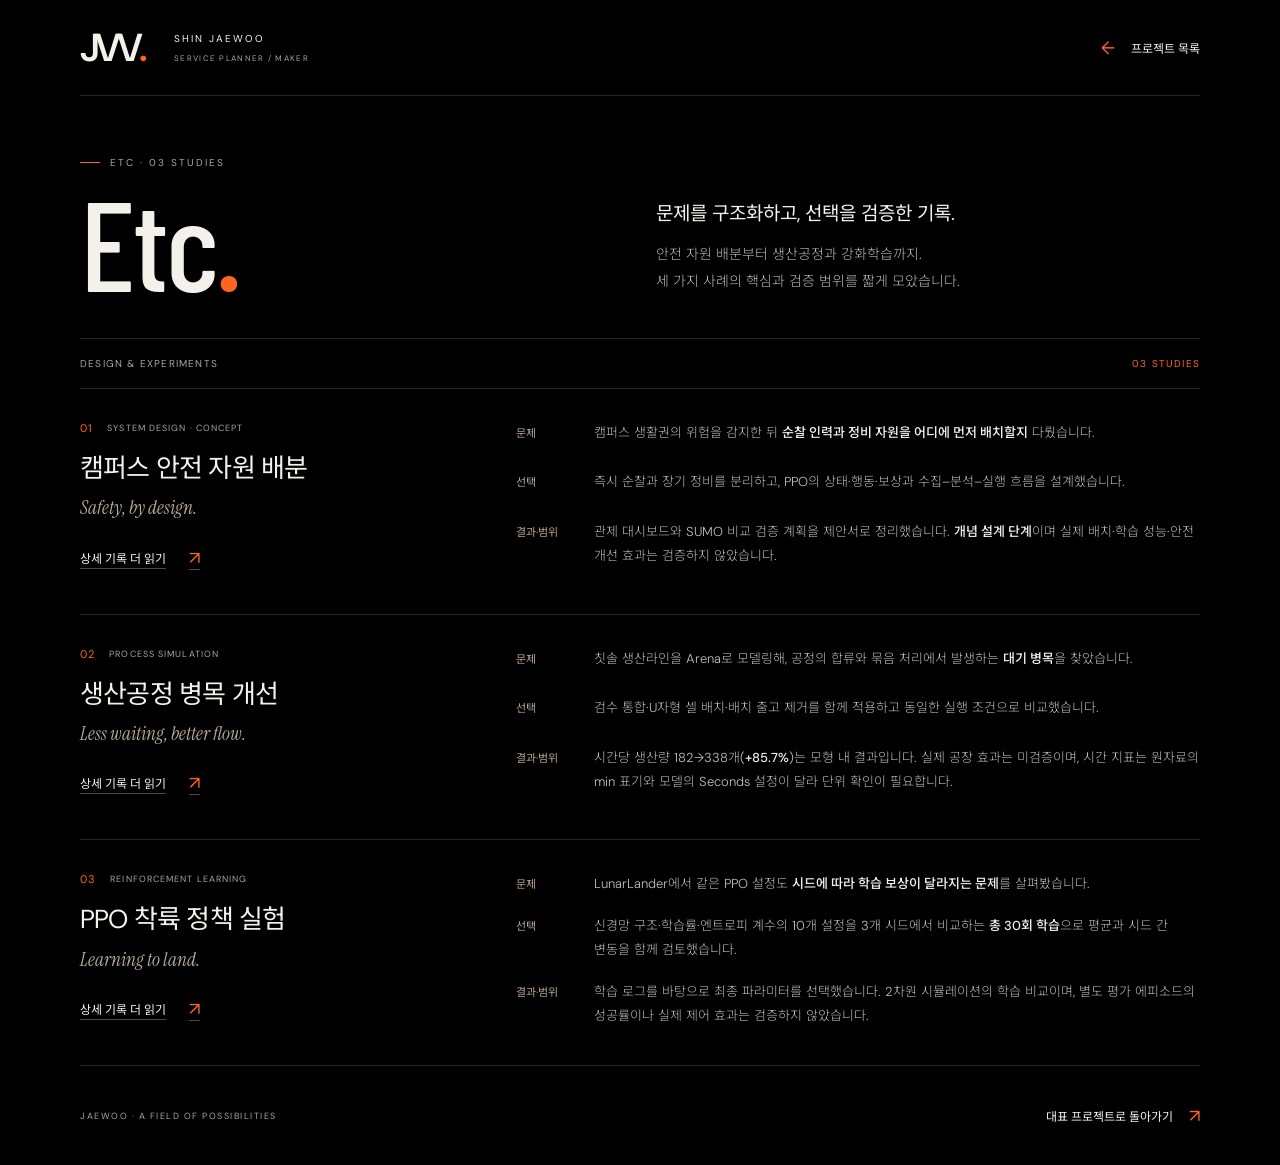
<file: projects/etc/index.html>
<!doctype html>
<html lang="ko">
<head>
  <meta charset="UTF-8">
  <meta name="viewport" content="width=device-width, initial-scale=1">
  <meta name="theme-color" content="#000000">
  <meta name="description" content="신재우의 세 가지 설계·실험 기록. 캠퍼스 안전 자원 배분, 생산공정 시뮬레이션, PPO 강화학습을 문제와 선택, 검증 범위 중심으로 요약했습니다.">
  <title>ETC · 03 Studies — JAEWOO</title>
  <link rel="preconnect" href="https://fonts.googleapis.com">
  <link rel="preconnect" href="https://fonts.gstatic.com" crossorigin>
  <link rel="stylesheet" href="https://fonts.googleapis.com/css2?family=Barlow+Condensed:wght@400;500;600&family=DM+Sans:wght@400;500;600;700&family=Instrument+Serif:ital@0;1&family=Noto+Sans+KR:wght@300;400;500;600&display=swap">
  <style>
    :root{color-scheme:dark;--orange:#ff651f;--cream:#f4f1eb;--muted:#aaa6a0;--rule:#292724}
    *{box-sizing:border-box}
    body{margin:0;background:#000;color:var(--cream);font-family:'DM Sans','Noto Sans KR',sans-serif;-webkit-font-smoothing:antialiased}
    a{color:inherit;text-decoration:none;-webkit-tap-highlight-color:transparent}
    a:focus-visible{outline:2px solid var(--orange);outline-offset:6px}
    ::selection{background:var(--orange);color:#000}
    .etc-shell{width:min(1120px,92%);margin-inline:auto}
    .etc-skip{position:absolute;z-index:2;top:10px;left:4%;padding:14px 20px;background:var(--cream);color:#000;transform:translateY(-150%)}
    .etc-skip:focus{transform:translateY(0)}
    .etc-header{min-height:96px;display:flex;align-items:center;gap:30px;border-bottom:1px solid var(--rule)}
    .etc-identity{display:inline-flex;align-items:center;min-height:48px;font-size:39px;font-weight:600;letter-spacing:-4px;line-height:1}
    .etc-identity span{color:var(--orange)}
    .etc-nameplate{font-size:10px;letter-spacing:2px}
    .etc-nameplate span{display:block;margin-top:8px;color:var(--muted);font-size:8px;letter-spacing:1.3px}
    .etc-back{display:inline-flex;align-items:center;justify-content:center;gap:16px;min-height:48px;padding:10px 0;font-size:12px}
    .etc-header .etc-back{margin-left:auto}
    .etc-back span{color:var(--orange);font-size:18px}
    .etc-back:hover,.etc-read:hover{color:var(--orange)}
    .etc-intro{padding:60px 0 42px;display:grid;grid-template-columns:1fr 1fr;align-items:end;gap:32px}
    .etc-eyebrow{display:flex;align-items:center;gap:10px;margin:0 0 19px;font-size:10px;letter-spacing:2px;color:var(--muted)}
    .etc-eyebrow::before{content:'';width:20px;height:1px;background:var(--orange)}
    h1{margin:0;font-family:'Barlow Condensed',sans-serif;font-size:clamp(80px,10vw,130px);font-weight:500;letter-spacing:-2px;line-height:.84}
    h1 span{color:var(--orange)}
    .etc-intro-copy{max-width:420px;margin:0 0 1px;color:#bdb9b2;font-size:14px;font-weight:300;line-height:1.9;word-break:keep-all;overflow-wrap:anywhere}
    .etc-intro-copy strong{display:block;margin-bottom:9px;font-weight:400;font-size:19px;color:var(--cream)}
    .etc-section-heading{display:flex;justify-content:space-between;gap:16px;margin:0;padding:18px 0;border-top:1px solid var(--rule);color:var(--muted);font-size:10px;font-weight:400;letter-spacing:1.2px}
    .etc-section-heading span:last-child{color:var(--orange);white-space:nowrap}
    .etc-study{display:grid;grid-template-columns:minmax(230px,.85fr) minmax(0,1.5fr);gap:48px;padding:32px 0;border-top:1px solid var(--rule)}
    .etc-study-heading{min-width:0}
    .etc-category{display:flex;align-items:center;gap:14px;margin:0 0 15px;color:var(--muted);font-size:9px;letter-spacing:1.1px}
    .etc-category span{color:var(--orange);font-size:11px}
    h3{margin:0;font-size:26px;font-weight:400;line-height:1.4;letter-spacing:-.8px;word-break:keep-all}
    .etc-subtitle{margin:9px 0 12px;font-family:'Instrument Serif',serif;font-style:italic;font-size:19px;line-height:1.4;color:#b8a898}
    .etc-read{display:inline-flex;align-items:center;gap:23px;min-height:48px;padding:10px 0;font-size:12px;text-decoration:underline;text-underline-offset:5px;text-decoration-color:#51483e}
    .etc-read span{color:var(--orange);font-size:18px}
    .etc-summary{display:grid;gap:12px;margin:0}
    .etc-summary>div{display:grid;grid-template-columns:66px minmax(0,1fr);gap:12px}
    .etc-summary dt{padding-top:3px;color:#b7a18c;font-size:11px;line-height:1.8}
    .etc-summary dd{margin:0;color:#c2bfb9;font-size:13px;font-weight:300;line-height:1.85;word-break:keep-all;overflow-wrap:anywhere}
    .etc-summary strong{color:var(--cream);font-weight:500}
    .etc-footer{display:flex;justify-content:space-between;align-items:center;gap:24px;min-height:100px;border-top:1px solid var(--rule)}
    .etc-footer p{margin:0;font-size:9px;letter-spacing:1.5px;color:var(--muted)}
    @media(max-width:700px){
      .etc-shell{width:calc(100% - 40px)}
      .etc-header{min-height:80px;gap:20px}
      .etc-identity{font-size:34px}
      .etc-nameplate{display:none}
      .etc-intro{grid-template-columns:1fr;padding:42px 0 28px;gap:24px}
      .etc-intro-copy{max-width:38ch;font-size:13px}
      .etc-intro-copy strong{font-size:17px;margin-bottom:5px}
      .etc-section-heading{font-size:9px;letter-spacing:.7px}
      .etc-study{grid-template-columns:1fr;gap:16px;padding:28px 0}
      .etc-category{margin-bottom:10px}
      h3{font-size:25px}
      .etc-subtitle{margin:6px 0 4px}
      .etc-summary{gap:13px}
      .etc-summary>div{grid-template-columns:60px minmax(0,1fr);gap:10px}
      .etc-footer{align-items:flex-start;flex-direction:column;gap:7px;padding:20px 0 28px}
    }
    @media(prefers-reduced-motion:reduce){*,*::before,*::after{scroll-behavior:auto!important;animation:none!important;transition:none!important}}
  </style>
</head>
<body>
  <a class="etc-skip" href="#studies">실험 기록으로 건너뛰기</a>
  <div class="etc-shell">
    <header class="etc-header">
      <a class="etc-identity" href="../../" aria-label="신재우 홈">JVV<span>.</span></a>
      <div class="etc-nameplate">SHIN JAEWOO<span>SERVICE PLANNER / MAKER</span></div>
      <a class="etc-back" href="../../#projects"><span aria-hidden="true">←</span> 프로젝트 목록</a>
    </header>
    <main>
      <div class="etc-intro">
        <div>
          <p class="etc-eyebrow">ETC · 03 STUDIES</p>
          <h1>Etc<span>.</span></h1>
        </div>
        <p class="etc-intro-copy"><strong>문제를 구조화하고, 선택을 검증한 기록.</strong>안전 자원 배분부터 생산공정과 강화학습까지.<br>세 가지 사례의 핵심과 검증 범위를 짧게 모았습니다.</p>
      </div>
      <section id="studies" aria-labelledby="studies-heading" tabindex="-1">
        <h2 class="etc-section-heading" id="studies-heading"><span>DESIGN &amp; EXPERIMENTS</span><span>03 STUDIES</span></h2>
        <article class="etc-study" aria-labelledby="campus-title">
          <div class="etc-study-heading">
            <p class="etc-category"><span>01</span> SYSTEM DESIGN · CONCEPT</p>
            <h3 id="campus-title">캠퍼스 안전 자원 배분</h3>
            <p class="etc-subtitle" lang="en">Safety, by design.</p>
            <a class="etc-read" href="../campus/" aria-label="캠퍼스 안전 자원 배분 상세 기록 더 읽기">상세 기록 더 읽기 <span aria-hidden="true">↗</span></a>
          </div>
          <dl class="etc-summary">
            <div><dt>문제</dt><dd>캠퍼스 생활권의 위험을 감지한 뒤 <strong>순찰 인력과 정비 자원을 어디에 먼저 배치할지</strong> 다뤘습니다.</dd></div>
            <div><dt>선택</dt><dd>즉시 순찰과 장기 정비를 분리하고, PPO의 상태·행동·보상과 수집–분석–실행 흐름을 설계했습니다.</dd></div>
            <div><dt>결과·범위</dt><dd>관제 대시보드와 SUMO 비교 검증 계획을 제안서로 정리했습니다. <strong>개념 설계 단계</strong>이며 실제 배치·학습 성능·안전 개선 효과는 검증하지 않았습니다.</dd></div>
          </dl>
        </article>
        <article class="etc-study" aria-labelledby="factory-title">
          <div class="etc-study-heading">
            <p class="etc-category"><span>02</span> PROCESS SIMULATION</p>
            <h3 id="factory-title">생산공정 병목 개선</h3>
            <p class="etc-subtitle" lang="en">Less waiting, better flow.</p>
            <a class="etc-read" href="../factory/" aria-label="생산공정 병목 개선 상세 기록 더 읽기">상세 기록 더 읽기 <span aria-hidden="true">↗</span></a>
          </div>
          <dl class="etc-summary">
            <div><dt>문제</dt><dd>칫솔 생산라인을 Arena로 모델링해, 공정의 합류와 묶음 처리에서 발생하는 <strong>대기 병목</strong>을 찾았습니다.</dd></div>
            <div><dt>선택</dt><dd>검수 통합·U자형 셀 배치·배치 출고 제거를 함께 적용하고 동일한 실행 조건으로 비교했습니다.</dd></div>
            <div><dt>결과·범위</dt><dd>시간당 생산량 182→338개(<strong>+85.7%</strong>)는 모형 내 결과입니다. 실제 공장 효과는 미검증이며, 시간 지표는 원자료의 min 표기와 모델의 Seconds 설정이 달라 단위 확인이 필요합니다.</dd></div>
          </dl>
        </article>
        <article class="etc-study" aria-labelledby="lunar-title">
          <div class="etc-study-heading">
            <p class="etc-category"><span>03</span> REINFORCEMENT LEARNING</p>
            <h3 id="lunar-title">PPO 착륙 정책 실험</h3>
            <p class="etc-subtitle" lang="en">Learning to land.</p>
            <a class="etc-read" href="../lunar/" aria-label="PPO 착륙 정책 실험 상세 기록 더 읽기">상세 기록 더 읽기 <span aria-hidden="true">↗</span></a>
          </div>
          <dl class="etc-summary">
            <div><dt>문제</dt><dd>LunarLander에서 같은 PPO 설정도 <strong>시드에 따라 학습 보상이 달라지는 문제</strong>를 살펴봤습니다.</dd></div>
            <div><dt>선택</dt><dd>신경망 구조·학습률·엔트로피 계수의 10개 설정을 3개 시드에서 비교하는 <strong>총 30회 학습</strong>으로 평균과 시드 간 변동을 함께 검토했습니다.</dd></div>
            <div><dt>결과·범위</dt><dd>학습 로그를 바탕으로 최종 파라미터를 선택했습니다. 2차원 시뮬레이션의 학습 비교이며, 별도 평가 에피소드의 성공률이나 실제 제어 효과는 검증하지 않았습니다.</dd></div>
          </dl>
        </article>
      </section>
    </main>
    <footer class="etc-footer">
      <p>JAEWOO · A FIELD OF POSSIBILITIES</p>
      <a class="etc-back" href="../../#projects">대표 프로젝트로 돌아가기 <span aria-hidden="true">↗</span></a>
    </footer>
  </div>
</body>
</html>
</file>
